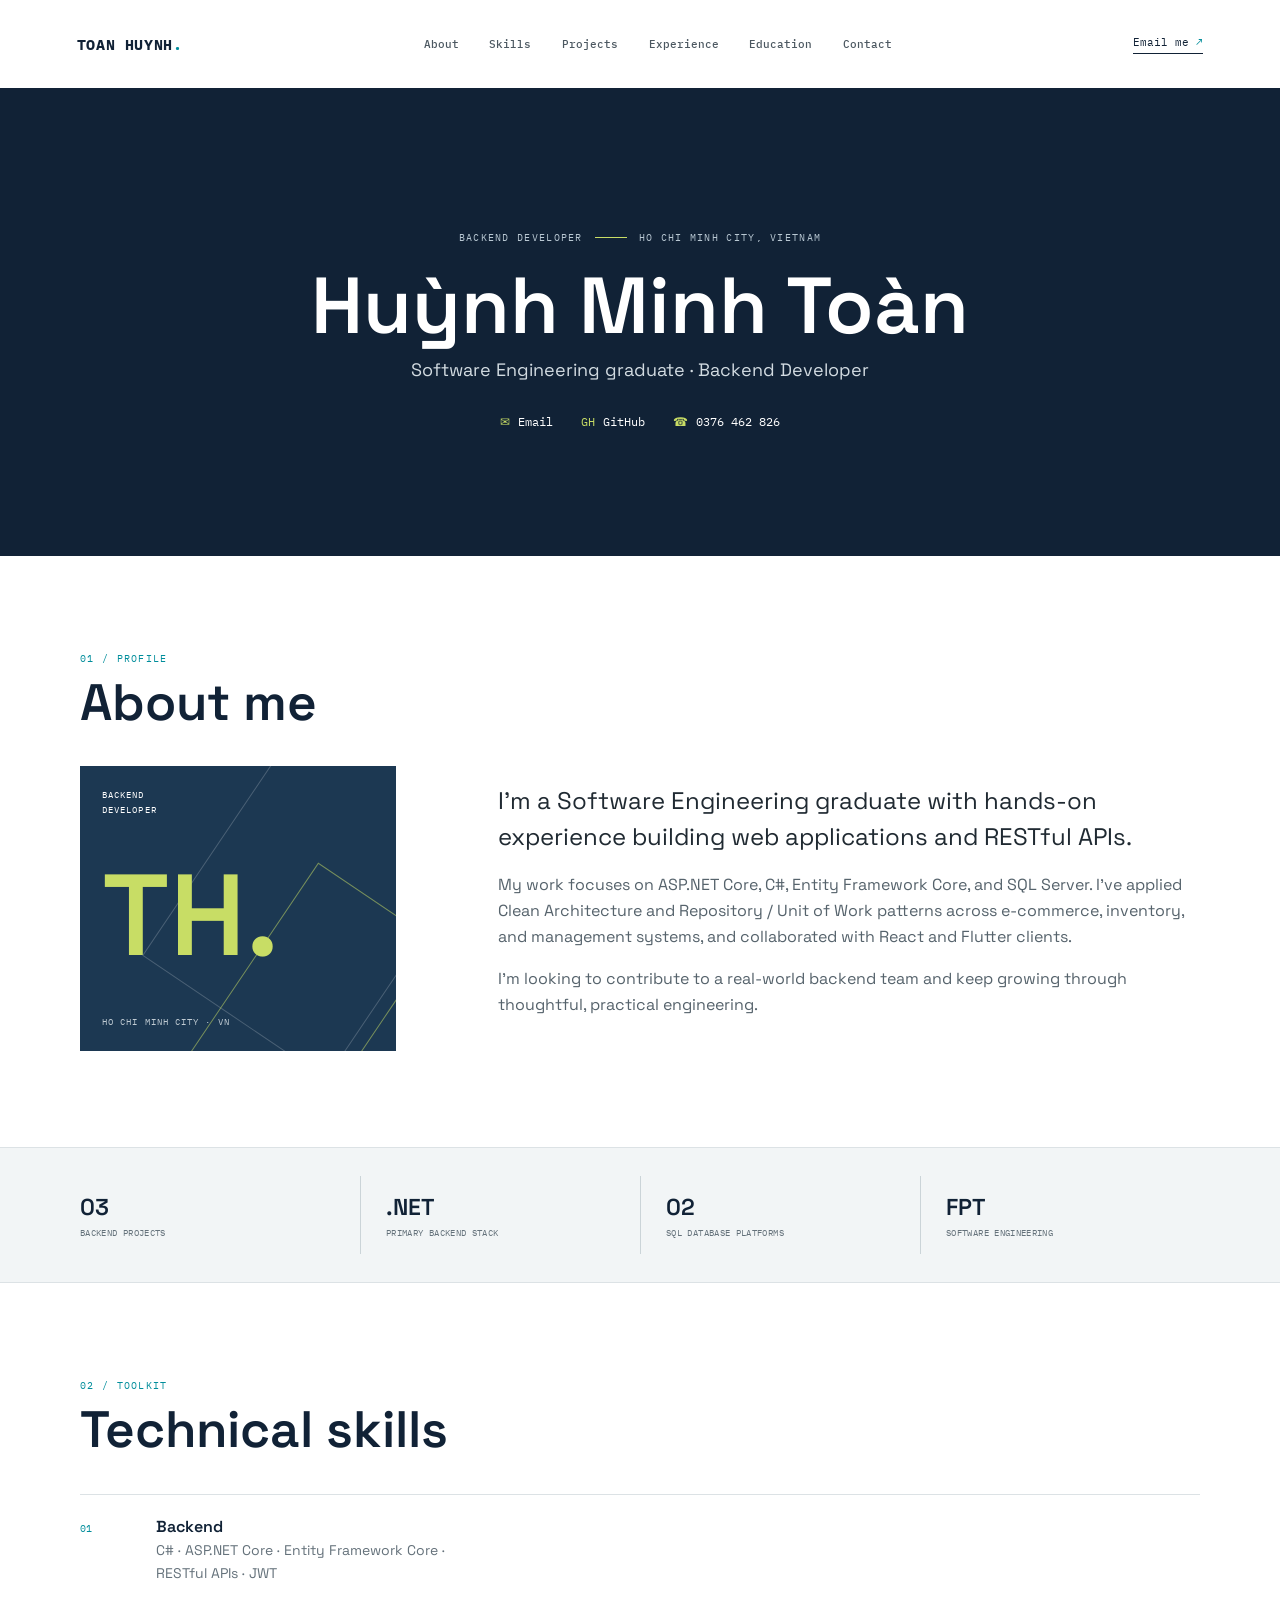
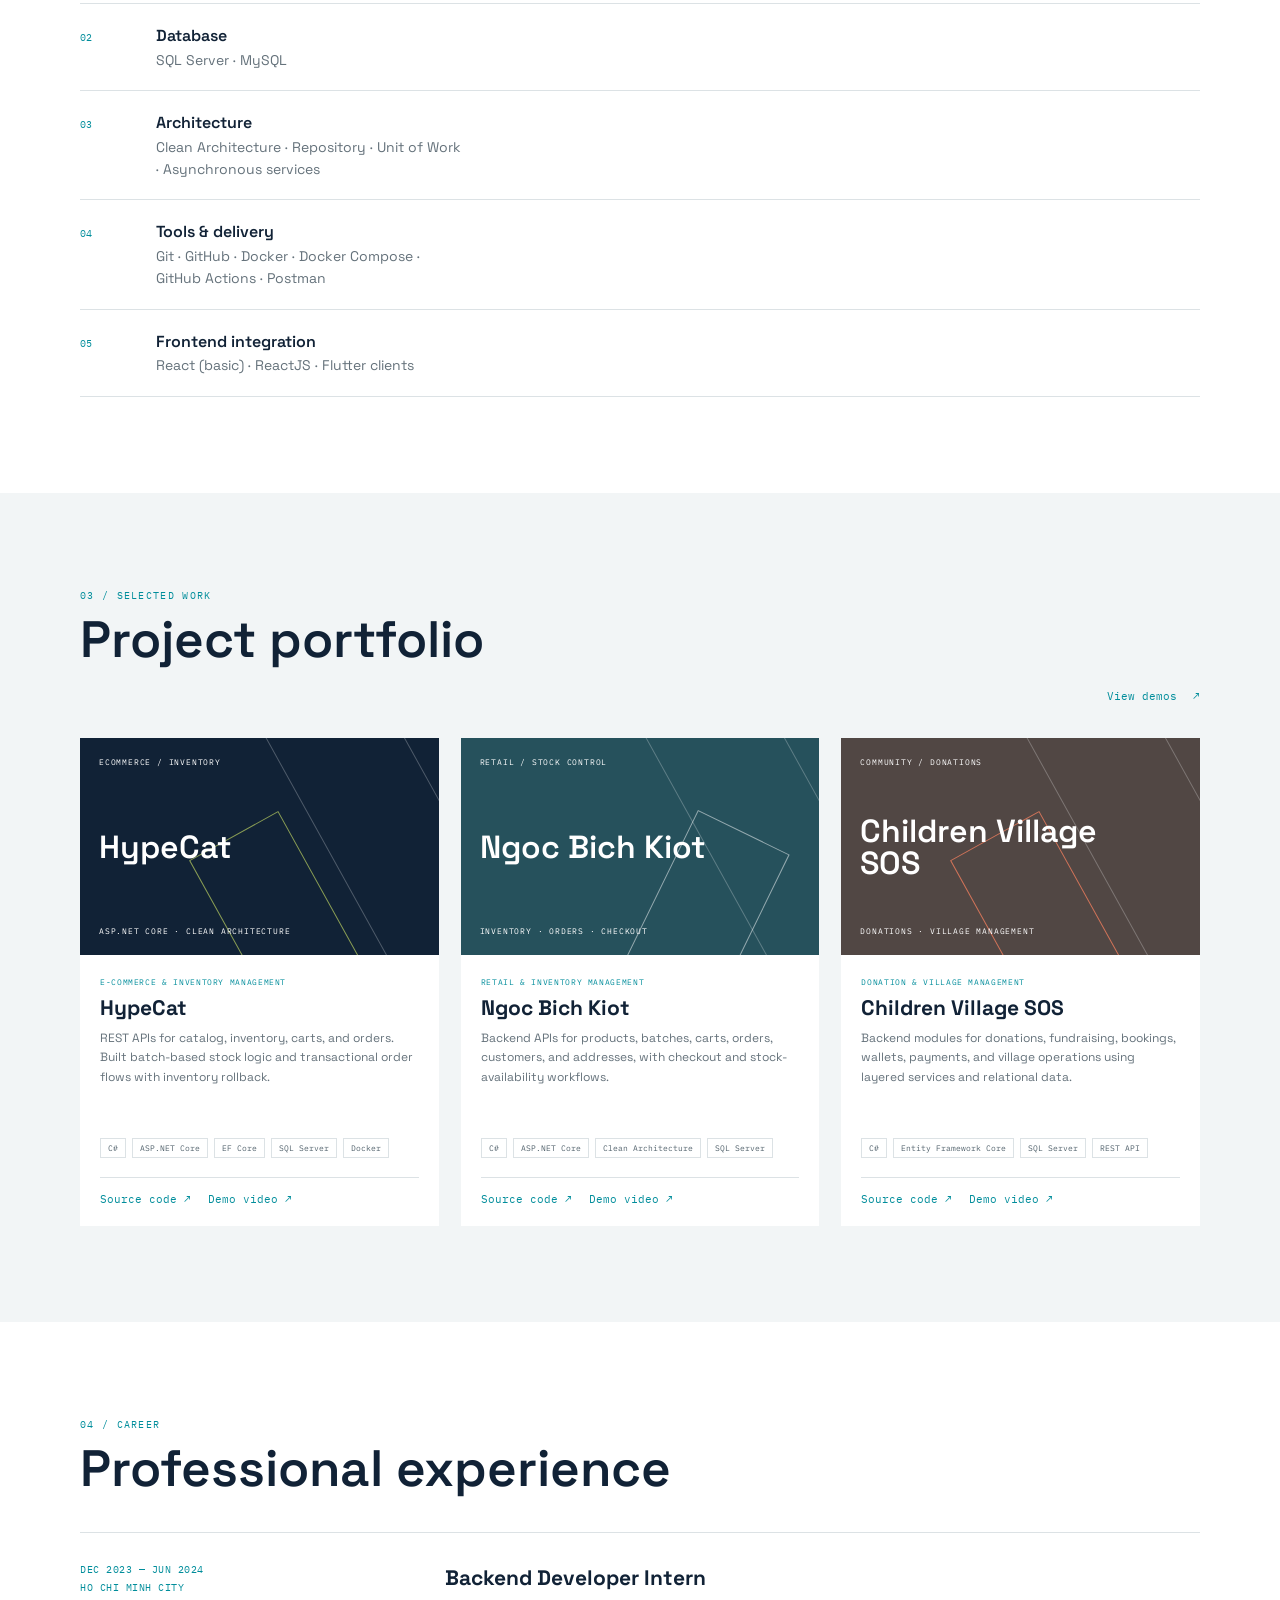
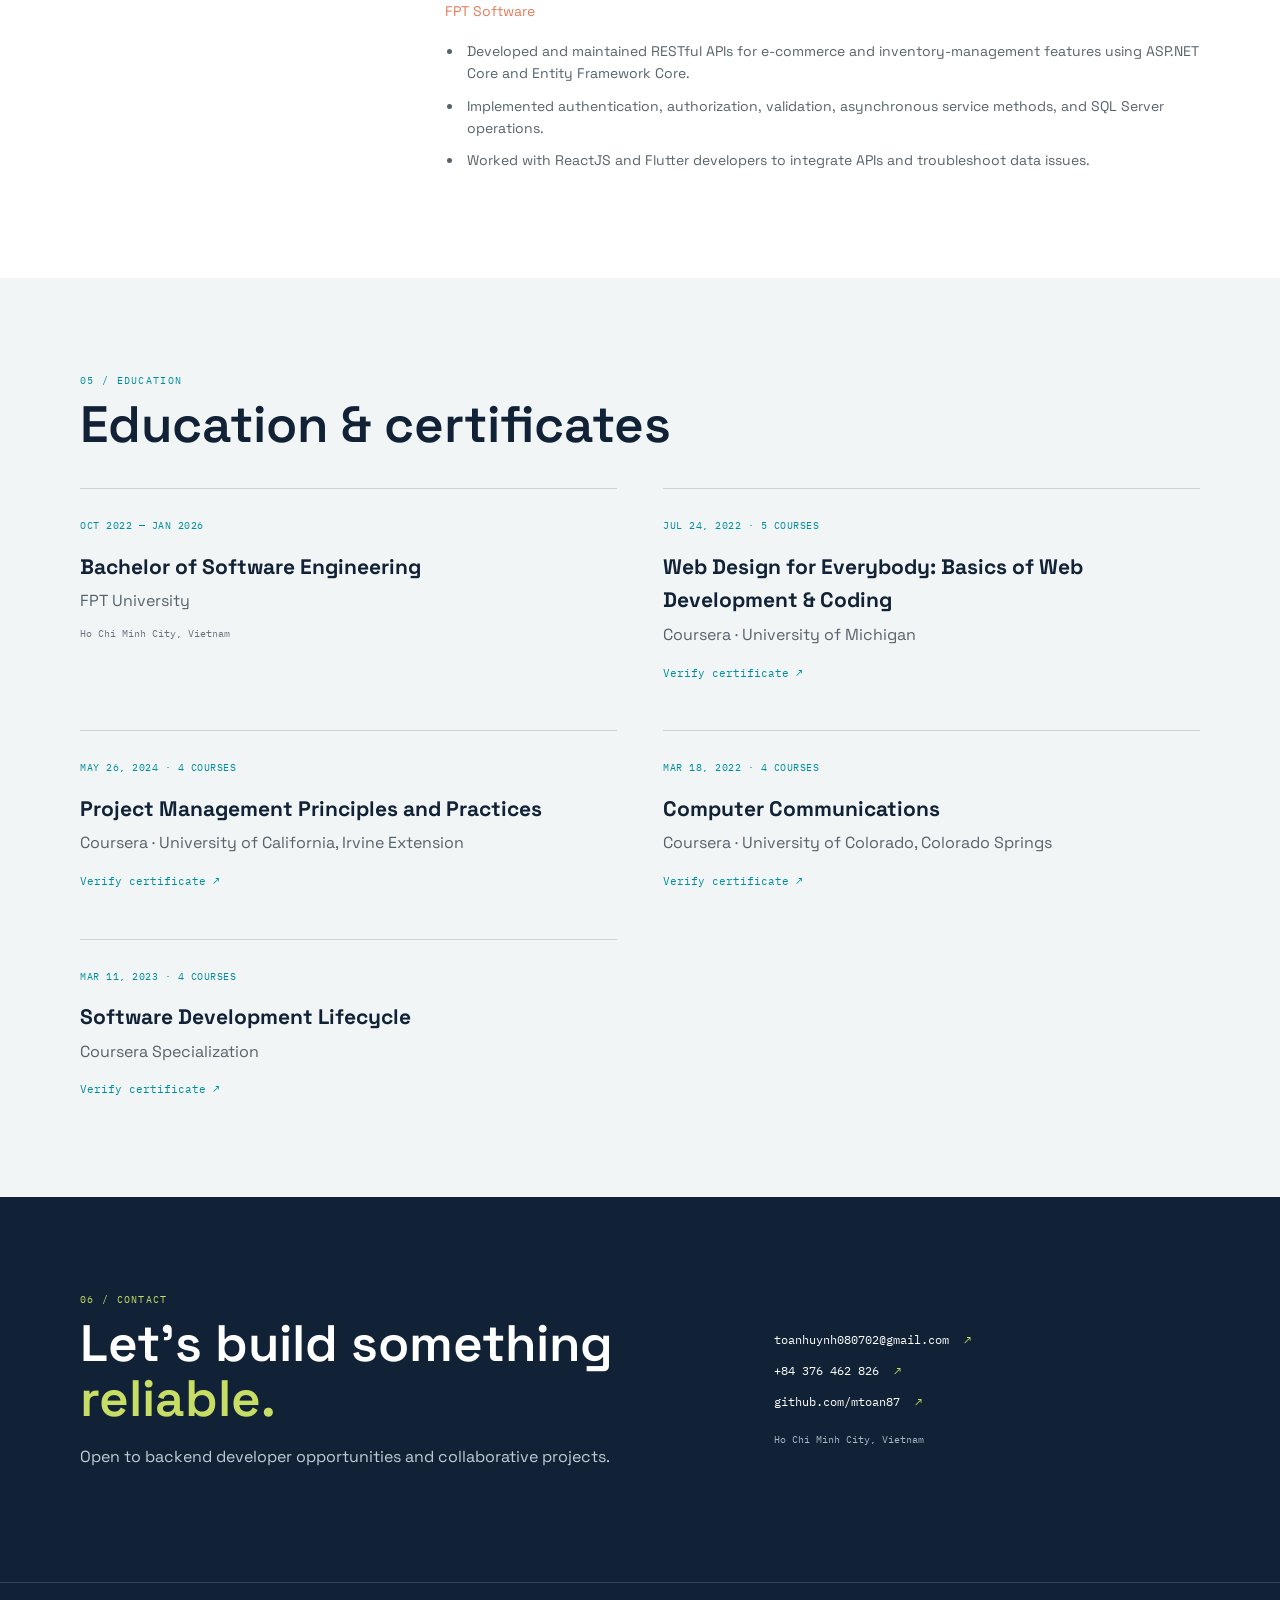
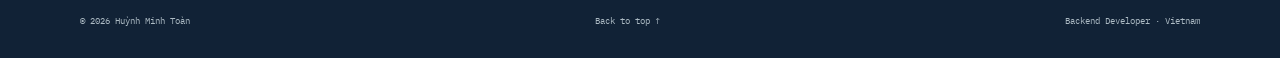
<file: index.html>
<!doctype html>
<html lang="en">
<head>
  <meta charset="UTF-8" />
  <meta name="viewport" content="width=device-width, initial-scale=1.0" />
  <meta name="description" content="Huỳnh Minh Toàn is a Backend Developer specializing in ASP.NET Core, REST APIs, and SQL-backed applications." />
  <title>Huỳnh Minh Toàn | Backend Developer</title>
  <link rel="preconnect" href="https://fonts.googleapis.com" />
  <link rel="preconnect" href="https://fonts.gstatic.com" crossorigin />
  <link href="https://fonts.googleapis.com/css2?family=IBM+Plex+Mono:wght@400;500;600&family=Space+Grotesk:wght@400;500;600;700&display=swap" rel="stylesheet" />
  <link rel="stylesheet" href="reference.css" />
</head>
<body>
  <div class="site-shell profile-site">
    <header class="topbar" id="top">
      <a class="brand" href="#top" aria-label="Huỳnh Minh Toàn, home">TOAN HUYNH<span class="brand-dot">.</span></a>
      <nav class="main-nav" aria-label="Main navigation">
        <a href="#about">About</a>
        <a href="#skills">Skills</a>
        <a href="#projects">Projects</a>
        <a href="#experience">Experience</a>
        <a href="#education">Education</a>
        <a href="#contact">Contact</a>
      </nav>
      <a class="nav-cta" href="mailto:toanhuynh080702@gmail.com">Email me <span aria-hidden="true">↗</span></a>
      <button class="menu-toggle" type="button" aria-label="Open navigation" aria-expanded="false">Menu</button>
    </header>

    <main>
      <section class="profile-hero" aria-labelledby="hero-title">
        <p class="hero-label">BACKEND DEVELOPER <span></span> HO CHI MINH CITY, VIETNAM</p>
        <h1 id="hero-title">Huỳnh Minh Toàn</h1>
        <p class="hero-role">Software Engineering graduate · Backend Developer</p>
        <div class="hero-links"><a href="mailto:toanhuynh080702@gmail.com" aria-label="Email Huỳnh Minh Toàn">✉ <span>Email</span></a><a href="https://github.com/mtoan87" target="_blank" rel="noreferrer" aria-label="GitHub profile">GH <span>GitHub</span></a><a href="tel:+84376462826" aria-label="Call Huỳnh Minh Toàn">☎ <span>0376 462 826</span></a></div>
      </section>

      <section class="about-section content-section" id="about" aria-labelledby="about-title">
        <div class="section-intro"><p class="section-kicker">01 / PROFILE</p><h2 id="about-title">About me</h2></div>
        <div class="about-layout">
          <div class="profile-stamp" aria-label="Backend developer profile mark"><span>BACKEND<br />DEVELOPER</span><strong>TH.</strong><small>HO CHI MINH CITY · VN</small></div>
          <div class="about-copy"><p class="lead">I'm a Software Engineering graduate with hands-on experience building web applications and RESTful APIs.</p><p>My work focuses on ASP.NET Core, C#, Entity Framework Core, and SQL Server. I've applied Clean Architecture and Repository / Unit of Work patterns across e-commerce, inventory, and management systems, and collaborated with React and Flutter clients.</p><p>I'm looking to contribute to a real-world backend team and keep growing through thoughtful, practical engineering.</p></div>
        </div>
      </section>

      <section class="profile-stats" aria-label="Professional overview">
        <div><strong>03</strong><span>Backend projects</span></div><div><strong>.NET</strong><span>Primary backend stack</span></div><div><strong>02</strong><span>SQL database platforms</span></div><div><strong>FPT</strong><span>Software Engineering</span></div>
      </section>

      <section class="content-section skills-section" id="skills" aria-labelledby="skills-title">
        <div class="section-intro"><p class="section-kicker">02 / TOOLKIT</p><h2 id="skills-title">Technical skills</h2></div>
        <div class="skill-groups">
          <article><span>01</span><div><h3>Backend</h3><p> C# · ASP.NET Core · Entity Framework Core · RESTful APIs · JWT</p></div></article>
          <article><span>02</span><div><h3>Database</h3><p>SQL Server · MySQL</p></div></article>
          <article><span>03</span><div><h3>Architecture</h3><p>Clean Architecture · Repository · Unit of Work · Asynchronous services</p></div></article>
          <article><span>04</span><div><h3>Tools & delivery</h3><p>Git · GitHub · Docker · Docker Compose · GitHub Actions · Postman</p></div></article>
          <article><span>05</span><div><h3>Frontend integration</h3><p>React (basic) · ReactJS · Flutter clients</p></div></article>
        </div>
      </section>

      <section class="content-section projects-section" id="projects" aria-labelledby="projects-title">
        <div class="section-heading"><div class="section-intro"><p class="section-kicker">03 / SELECTED WORK</p><h2 id="projects-title">Project portfolio</h2></div><a class="section-link" href="projects.html">View demos <span>↗</span></a></div>
        <div class="portfolio-grid">
          <article class="portfolio-card"><div class="project-art art-hypecat"><span>ECOMMERCE / INVENTORY</span><strong>HypeCat</strong><small>ASP.NET CORE · CLEAN ARCHITECTURE</small></div><div class="portfolio-copy"><p class="project-type">E-COMMERCE & INVENTORY MANAGEMENT</p><h3>HypeCat</h3><p>REST APIs for catalog, inventory, carts, and orders. Built batch-based stock logic and transactional order flows with inventory rollback.</p><div class="tag-list"><span>C#</span><span>ASP.NET Core</span><span>EF Core</span><span>SQL Server</span><span>Docker</span></div><div class="project-links"><a href="https://github.com/HypeCat-3ConMeo/hypecat-3conmeo_BE" target="_blank" rel="noreferrer">Source code ↗</a><a href="projects.html#hypecat">Demo video ↗</a></div></div></article>
          <article class="portfolio-card"><div class="project-art art-kiot"><span>RETAIL / STOCK CONTROL</span><strong>Ngoc Bich Kiot</strong><small>INVENTORY · ORDERS · CHECKOUT</small></div><div class="portfolio-copy"><p class="project-type">RETAIL & INVENTORY MANAGEMENT</p><h3>Ngoc Bich Kiot</h3><p>Backend APIs for products, batches, carts, orders, customers, and addresses, with checkout and stock-availability workflows.</p><div class="tag-list"><span>C#</span><span>ASP.NET Core</span><span>Clean Architecture</span><span>SQL Server</span></div><div class="project-links"><a href="https://github.com/Ngoc-Bich-Kiot/NgocBichBE" target="_blank" rel="noreferrer">Source code ↗</a><a href="projects.html#ngoc-bich-kiot">Demo video ↗</a></div></div></article>
          <article class="portfolio-card"><div class="project-art art-sos"><span>COMMUNITY / DONATIONS</span><strong>Children Village SOS</strong><small>DONATIONS · VILLAGE MANAGEMENT</small></div><div class="portfolio-copy"><p class="project-type">DONATION & VILLAGE MANAGEMENT</p><h3>Children Village SOS</h3><p>Backend modules for donations, fundraising, bookings, wallets, payments, and village operations using layered services and relational data.</p><div class="tag-list"><span>C#</span><span>Entity Framework Core</span><span>SQL Server</span><span>REST API</span></div><div class="project-links"><a href="https://github.com/mtoan87/childrenVillageSOS" target="_blank" rel="noreferrer">Source code ↗</a><a href="projects.html#children-village-sos">Demo video ↗</a></div></div></article>
        </div>
      </section>

      <section class="resume-section content-section" id="experience" aria-labelledby="experience-title">
        <div class="section-intro"><p class="section-kicker">04 / CAREER</p><h2 id="experience-title">Professional experience</h2></div>
        <article class="resume-entry"><div class="resume-date">DEC 2023 — JUN 2024<br />HO CHI MINH CITY</div><div><h3>Backend Developer Intern</h3><p class="resume-org">FPT Software</p><ul><li>Developed and maintained RESTful APIs for e-commerce and inventory-management features using ASP.NET Core and Entity Framework Core.</li><li>Implemented authentication, authorization, validation, asynchronous service methods, and SQL Server operations.</li><li>Worked with ReactJS and Flutter developers to integrate APIs and troubleshoot data issues.</li></ul></div></article>
      </section>

      <section class="education-section content-section" id="education" aria-labelledby="education-title">
        <div class="section-intro"><p class="section-kicker">05 / EDUCATION</p><h2 id="education-title">Education & certificates</h2></div>
        <div class="education-grid">
          <article class="education-entry"><span>OCT 2022 — JAN 2026</span><h3>Bachelor of Software Engineering</h3><p>FPT University</p><small>Ho Chi Minh City, Vietnam</small></article>
          <article class="education-entry certificate-entry"><span>JUL 24, 2022 · 5 COURSES</span><h3>Web Design for Everybody: Basics of Web Development & Coding</h3><p>Coursera · University of Michigan</p><a href="https://coursera.org/verify/specialization/CW2X2RX3QQW2" target="_blank" rel="noreferrer">Verify certificate ↗</a></article>
          <article class="education-entry certificate-entry"><span>MAY 26, 2024 · 4 COURSES</span><h3>Project Management Principles and Practices</h3><p>Coursera · University of California, Irvine Extension</p><a href="https://coursera.org/verify/specialization/YXLMS55HJ7SA" target="_blank" rel="noreferrer">Verify certificate ↗</a></article>
          <article class="education-entry certificate-entry"><span>MAR 18, 2022 · 4 COURSES</span><h3>Computer Communications</h3><p>Coursera · University of Colorado, Colorado Springs</p><a href="https://coursera.org/verify/specialization/TPYZSKUFEG72" target="_blank" rel="noreferrer">Verify certificate ↗</a></article>
          <article class="education-entry certificate-entry"><span>MAR 11, 2023 · 4 COURSES</span><h3>Software Development Lifecycle</h3><p>Coursera Specialization</p><a href="https://coursera.org/verify/specialization/HY44RH88A2D6" target="_blank" rel="noreferrer">Verify certificate ↗</a></article>
        </div>
      </section>

      <section class="contact-section content-section" id="contact" aria-labelledby="contact-title">
        <div><p class="section-kicker">06 / CONTACT</p><h2 id="contact-title">Let's build something<br /><em>reliable.</em></h2><p>Open to backend developer opportunities and collaborative projects.</p></div>
        <div class="contact-details"><a href="mailto:toanhuynh080702@gmail.com">toanhuynh080702@gmail.com <span>↗</span></a><a href="tel:+84376462826">+84 376 462 826 <span>↗</span></a><a href="https://github.com/mtoan87" target="_blank" rel="noreferrer">github.com/mtoan87 <span>↗</span></a><p>Ho Chi Minh City, Vietnam</p></div>
      </section>
    </main>

    <footer class="footer"><span>© 2026 Huỳnh Minh Toàn</span><a href="#top">Back to top ↑</a><span>Backend Developer · Vietnam</span></footer>
  </div>
  <script src="script.js"></script>
</body>
</html>
</file>
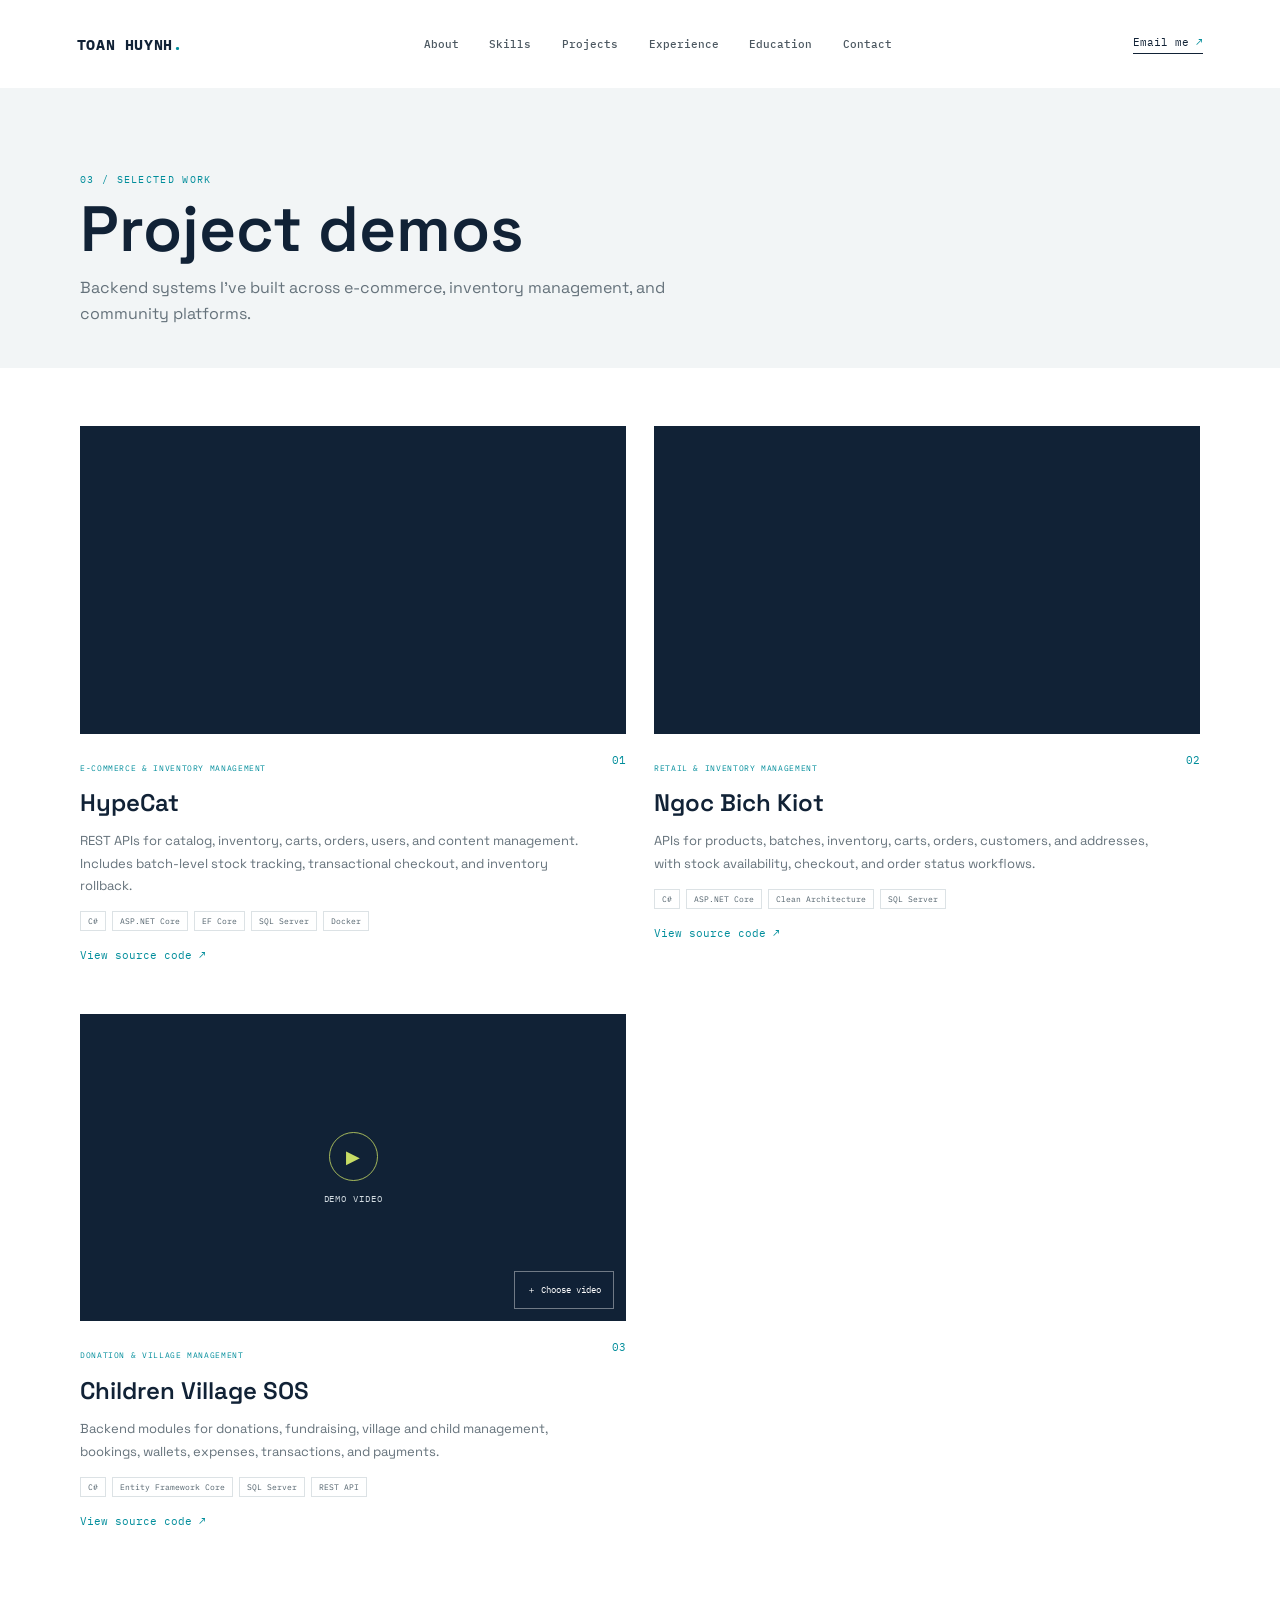
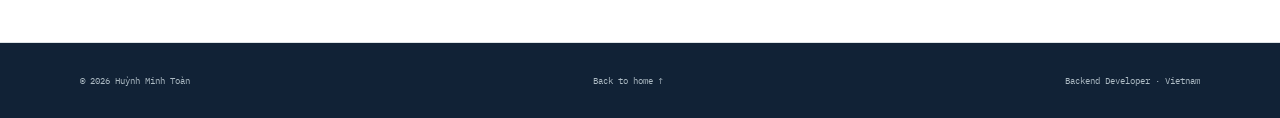
<file: projects.html>
<!doctype html>
<html lang="en">
<head>
  <meta charset="UTF-8" />
  <meta name="viewport" content="width=device-width, initial-scale=1.0" />
  <meta name="description" content="Pet projects and video demos by Huỳnh Minh Toàn, Junior Backend Developer." />
  <title>Projects | Huỳnh Minh Toàn</title>
  <link rel="preconnect" href="https://fonts.googleapis.com" />
  <link rel="preconnect" href="https://fonts.gstatic.com" crossorigin />
  <link href="https://fonts.googleapis.com/css2?family=IBM+Plex+Mono:wght@400;500;600&family=Space+Grotesk:wght@400;500;600;700&display=swap" rel="stylesheet" />
  <link rel="stylesheet" href="reference.css" />
</head>
<body>
  <div class="site-shell profile-site">
    <header class="topbar" id="top">
      <a class="brand" href="index.html" aria-label="Huỳnh Minh Toàn, home">TOAN HUYNH<span class="brand-dot">.</span></a>
      <nav class="main-nav" aria-label="Main navigation">
        <a href="index.html#about">About</a>
        <a href="index.html#skills">Skills</a>
        <a href="index.html#projects">Projects</a>
        <a href="index.html#experience">Experience</a>
        <a href="index.html#education">Education</a>
        <a href="index.html#contact">Contact</a>
      </nav>
      <a class="nav-cta" href="mailto:toanhuynh080702@gmail.com">Email me <span aria-hidden="true">↗</span></a>
      <button class="menu-toggle" type="button" aria-label="Open navigation" aria-expanded="false">Menu</button>
    </header>

    <main class="projects-main">
      <section class="projects-intro content-section" aria-labelledby="projects-title">
        <p class="section-kicker">03 / SELECTED WORK</p>
        <h1 id="projects-title">Project demos</h1>
        <p>Backend systems I've built across e-commerce, inventory management, and community platforms.</p>
      </section>

      <section class="projects-grid content-section" aria-label="Project demos">
        <article class="demo-card" id="hypecat">
          <div class="video-frame">
            <iframe src="https://www.youtube-nocookie.com/embed/yG81HQmblsE" title="HypeCat project demo video" loading="lazy" referrerpolicy="strict-origin-when-cross-origin" allow="accelerometer; autoplay; clipboard-write; encrypted-media; gyroscope; picture-in-picture; web-share" allowfullscreen></iframe>
          </div>
          <div class="demo-meta"><div><span class="project-type">E-COMMERCE & INVENTORY MANAGEMENT</span><h2>HypeCat</h2><p>REST APIs for catalog, inventory, carts, orders, users, and content management. Includes batch-level stock tracking, transactional checkout, and inventory rollback.</p><div class="demo-tags"><span>C#</span><span>ASP.NET Core</span><span>EF Core</span><span>SQL Server</span><span>Docker</span></div><a class="repo-link" href="https://github.com/HypeCat-3ConMeo/hypecat-3conmeo_BE" target="_blank" rel="noreferrer">View source code ↗</a></div><span class="demo-index">01</span></div>
        </article>
        <article class="demo-card" id="ngoc-bich-kiot">
          <div class="video-frame">
            <iframe src="https://www.youtube-nocookie.com/embed/IaTczshSAqE" title="Ngoc Bich Kiot project demo video" loading="lazy" referrerpolicy="strict-origin-when-cross-origin" allow="accelerometer; autoplay; clipboard-write; encrypted-media; gyroscope; picture-in-picture; web-share" allowfullscreen></iframe>
          </div>
          <div class="demo-meta"><div><span class="project-type">RETAIL & INVENTORY MANAGEMENT</span><h2>Ngoc Bich Kiot</h2><p>APIs for products, batches, inventory, carts, orders, customers, and addresses, with stock availability, checkout, and order status workflows.</p><div class="demo-tags"><span>C#</span><span>ASP.NET Core</span><span>Clean Architecture</span><span>SQL Server</span></div><a class="repo-link" href="https://github.com/Ngoc-Bich-Kiot/NgocBichBE" target="_blank" rel="noreferrer">View source code ↗</a></div><span class="demo-index">02</span></div>
        </article>
        <article class="demo-card" id="children-village-sos">
          <div class="video-frame">
            <video controls playsinline preload="metadata" aria-label="Children Village SOS project demo video"></video>
            <div class="video-empty"><strong>▶</strong><span>DEMO VIDEO</span></div>
            <label class="video-upload">＋ Choose video<input type="file" accept="video/*" aria-label="Choose a demo video for Children Village SOS" /></label>
          </div>
          <div class="demo-meta"><div><span class="project-type">DONATION & VILLAGE MANAGEMENT</span><h2>Children Village SOS</h2><p>Backend modules for donations, fundraising, village and child management, bookings, wallets, expenses, transactions, and payments.</p><div class="demo-tags"><span>C#</span><span>Entity Framework Core</span><span>SQL Server</span><span>REST API</span></div><a class="repo-link" href="https://github.com/mtoan87/childrenVillageSOS" target="_blank" rel="noreferrer">View source code ↗</a></div><span class="demo-index">03</span></div>
        </article>
      </section>
    </main>

    <footer class="footer"><span>© 2026 Huỳnh Minh Toàn</span><a href="index.html">Back to home ↑</a><span>Backend Developer · Vietnam</span></footer>
  </div>
  <script src="script.js"></script>
</body>
</html>
</file>
<file: reference.css>
:root {
  color-scheme: light;
  --navy: #112236;
  --navy-soft: #1c3852;
  --ink: #202a32;
  --muted: #65727b;
  --paper: #ffffff;
  --canvas: #f2f5f6;
  --line: #dce2e5;
  --teal: #008d9b;
  --lime: #c8dd65;
  --coral: #e57b5c;
  --mono: "IBM Plex Mono", monospace;
  --display: "Space Grotesk", sans-serif;
}

* { box-sizing: border-box; }
html { scroll-behavior: smooth; scroll-padding-top: 88px; }
body { margin: 0; color: var(--ink); background: var(--paper); font: 16px/1.6 var(--display); }
a { color: inherit; text-decoration: none; }
button, input { font: inherit; }
.site-shell.profile-site { width: 100%; max-width: none; margin: 0; overflow: clip; background: var(--paper); }
.profile-site .topbar { position: relative; inset: auto; z-index: 5; width: 100%; min-height: 88px; padding: 0 max(6vw, calc((100% - 1200px) / 2)); display: flex; align-items: center; justify-content: space-between; gap: 25px; border: 0; background: var(--paper); }
.profile-site .brand { color: var(--navy); font: 700 15px var(--mono); letter-spacing: .04em; white-space: nowrap; }
.brand-dot { color: var(--teal); }
.profile-site .main-nav { display: flex; align-items: center; justify-content: center; gap: clamp(15px, 2.4vw, 34px); margin: 0 auto; }
.profile-site .main-nav a { color: #4c5861; font: 500 11px var(--mono); transition: color .2s ease; }
.profile-site .main-nav a:hover, .profile-site .main-nav a[aria-current="page"] { color: var(--teal); }
.profile-site .nav-cta { padding-bottom: 4px; border-bottom: 1px solid var(--navy); color: var(--navy); font: 11px var(--mono); white-space: nowrap; }
.profile-site .nav-cta span { color: var(--teal); }
.profile-site .menu-toggle { display: none; color: var(--navy); border: 1px solid var(--line); background: var(--paper); padding: 8px 12px; font: 11px var(--mono); cursor: pointer; }
.profile-hero { min-height: 468px; padding: 94px 24px 78px; display: flex; flex-direction: column; align-items: center; justify-content: center; text-align: center; color: var(--paper); background: var(--navy); }
.hero-label, .section-kicker, .project-type { margin: 0; color: var(--teal); font: 10px var(--mono); letter-spacing: .13em; text-transform: uppercase; }
.hero-label { display: flex; align-items: center; gap: 12px; color: #b9c8d3; }
.hero-label span { width: 32px; height: 1px; background: var(--lime); }
.profile-hero h1 { margin: 19px 0 8px; font: 600 clamp(2.6rem, 6.2vw, 5.1rem)/1.08 var(--display); letter-spacing: 0; }
.hero-role { margin: 0; color: #d2dbe1; font-size: 18px; }
.hero-links { display: flex; flex-wrap: wrap; justify-content: center; gap: 28px; margin-top: 29px; }
.hero-links a { display: inline-flex; align-items: center; gap: 8px; color: var(--lime); font: 12px var(--mono); }
.hero-links a span { color: var(--paper); }
.content-section { padding: 96px max(6vw, calc((100% - 1120px) / 2)); }
.section-intro { margin-bottom: 35px; }
.section-kicker { margin-bottom: 10px; }
.section-intro h2, .section-heading h2 { margin: 0; color: var(--navy); font-size: clamp(2rem, 4vw, 3.25rem); line-height: 1.1; font-weight: 600; letter-spacing: 0; }
.about-layout { display: grid; grid-template-columns: minmax(220px, .72fr) 1.6fr; gap: clamp(38px, 8vw, 110px); align-items: center; }
.profile-stamp { position: relative; min-height: 285px; padding: 22px; display: flex; flex-direction: column; justify-content: space-between; overflow: hidden; color: var(--paper); background: var(--navy-soft); isolation: isolate; }
.profile-stamp::before, .profile-stamp::after { position: absolute; z-index: -1; content: ""; border: 1px solid rgba(255,255,255,.2); transform: rotate(34deg); }
.profile-stamp::before { top: -52px; right: -42px; width: 220px; height: 330px; }
.profile-stamp::after { right: 24px; bottom: -100px; width: 140px; height: 270px; border-color: rgba(200,221,101,.52); }
.profile-stamp > span, .profile-stamp small { font: 9px/1.6 var(--mono); letter-spacing: .12em; }
.profile-stamp strong { color: var(--lime); font: 600 clamp(5rem, 9vw, 8.3rem)/1 var(--display); letter-spacing: 0; }
.profile-stamp small { color: #c0cbd3; }
.about-copy p { max-width: 700px; margin: 0 0 17px; color: #56636c; }
.about-copy .lead { color: var(--ink); font-size: clamp(1.15rem, 2.2vw, 1.5rem); line-height: 1.5; }
.profile-stats { display: grid; grid-template-columns: repeat(4, 1fr); padding: 28px max(6vw, calc((100% - 1120px) / 2)); border-top: 1px solid var(--line); border-bottom: 1px solid var(--line); background: var(--canvas); }
.profile-stats > div { min-height: 78px; display: grid; align-content: center; gap: 5px; padding-left: 25px; border-left: 1px solid #cbd4d8; }
.profile-stats > div:first-child { padding-left: 0; border-left: 0; }
.profile-stats strong { color: var(--navy); font: 600 23px var(--display); }
.profile-stats span { color: var(--muted); font: 9px var(--mono); text-transform: uppercase; letter-spacing: .04em; }
.skills-section { background: var(--paper); }
.skill-groups { border-top: 1px solid var(--line); }
.skill-groups article { display: grid; grid-template-columns: 58px minmax(150px, .6fr) 1.4fr; gap: 18px; align-items: baseline; padding: 19px 0; border-bottom: 1px solid var(--line); }
.skill-groups article > span { color: var(--teal); font: 10px var(--mono); }
.skill-groups h3 { margin: 0; color: var(--navy); font-size: 16px; font-weight: 600; }
.skill-groups p { margin: 0; color: var(--muted); font-size: 14px; }
.projects-section { background: var(--canvas); }
.section-heading { display: flex; align-items: end; justify-content: space-between; gap: 25px; margin-bottom: 35px; }
.section-link, .project-links a, .repo-link, .education-entry a { color: var(--teal); font: 11px var(--mono); }
.section-link span { padding-left: 9px; }
.portfolio-grid { display: grid; grid-template-columns: repeat(3, minmax(0, 1fr)); gap: 22px; align-items: stretch; }
.portfolio-card { min-width: 0; background: var(--paper); }
.project-art { position: relative; min-height: 190px; aspect-ratio: 1.65; padding: 19px; display: flex; flex-direction: column; align-items: flex-start; justify-content: space-between; overflow: hidden; color: var(--paper); background: var(--navy); isolation: isolate; }
.project-art::before, .project-art::after { position: absolute; z-index: -1; content: ""; border: 1px solid rgba(255,255,255,.25); transform: rotate(-29deg); }
.project-art::before { top: -90px; right: -5px; width: 120px; height: 350px; }
.project-art::after { right: 24%; bottom: -145px; width: 100px; height: 280px; border-color: rgba(200,221,101,.65); }
.art-kiot { background: #26515c; }.art-kiot::after { border-color: rgba(255,255,255,.5); transform: rotate(26deg); }.art-sos { background: #514744; }.art-sos::after { border-color: rgba(229,123,92,.85); }
.project-art span, .project-art small { font: 8px var(--mono); letter-spacing: .1em; }
.project-art strong { max-width: 95%; font: 600 clamp(1.45rem, 2.5vw, 2.25rem)/1 var(--display); }
.portfolio-copy { padding: 22px 20px 20px; }
.project-type { color: var(--teal); font-size: 8px; letter-spacing: .08em; }
.portfolio-copy h3 { margin: 8px 0; color: var(--navy); font-size: 21px; line-height: 1.2; }
.portfolio-copy > p:not(.project-type) { min-height: 95px; margin: 0; color: var(--muted); font-size: 12px; line-height: 1.65; }
.tag-list, .demo-tags { display: flex; flex-wrap: wrap; gap: 6px; margin-top: 14px; }
.tag-list span, .demo-tags span { padding: 4px 7px; border: 1px solid var(--line); color: #53636d; font: 8px var(--mono); }
.project-links { display: flex; flex-wrap: wrap; gap: 17px; margin-top: 19px; padding-top: 14px; border-top: 1px solid var(--line); }
.resume-section { background: var(--paper); }
.resume-entry { display: grid; grid-template-columns: .6fr 1.4fr; gap: 42px; padding-top: 28px; border-top: 1px solid var(--line); }
.resume-date, .education-entry > span { color: var(--teal); font: 10px/1.8 var(--mono); letter-spacing: .05em; }
.resume-entry h3, .education-entry h3 { margin: 0 0 5px; color: var(--navy); font-size: 21px; }
.resume-org { margin: 0 0 18px; color: var(--coral); font-size: 14px; }
.resume-entry ul { margin: 0; padding-left: 18px; color: #56636c; }
.resume-entry li { padding: 0 0 10px 4px; font-size: 14px; }
.education-section { background: var(--canvas); }
.education-grid { display: grid; grid-template-columns: 1fr 1fr; gap: 46px; }
.education-entry { padding-top: 22px; border-top: 1px solid #cbd4d8; }
.education-entry h3 { margin-top: 13px; }
.education-entry p { margin: 0 0 5px; color: #56636c; }
.education-entry small { color: var(--muted); font: 10px var(--mono); }
.education-entry a { display: inline-block; margin-top: 13px; }
.contact-section { display: grid; grid-template-columns: 1.2fr .8fr; gap: 55px; background: var(--navy); color: var(--paper); }
.contact-section .section-kicker { color: var(--lime); }
.contact-section h2 { margin: 0 0 18px; color: var(--paper); font-size: clamp(2.2rem, 4vw, 3.8rem); line-height: 1.08; font-weight: 600; }
.contact-section h2 em { color: var(--lime); font-style: normal; }
.contact-section > div:first-child > p:last-child { color: #c2cdd4; }
.contact-details { display: flex; flex-direction: column; justify-content: center; align-items: flex-start; gap: 16px; }
.contact-details a { color: var(--paper); font: 12px var(--mono); overflow-wrap: anywhere; }
.contact-details a span { padding-left: 8px; color: var(--lime); }
.contact-details p { margin: 8px 0 0; color: #a8b8c2; font: 10px var(--mono); }
.profile-site .footer { min-height: 76px; display: flex; align-items: center; justify-content: space-between; gap: 18px; padding: 20px max(6vw, calc((100% - 1120px) / 2)); border-top: 1px solid rgba(255,255,255,.15); background: var(--navy); color: #adbbc4; font: 9px var(--mono); }
.profile-site .footer a:hover { color: var(--lime); }
.projects-main { padding: 0; background: var(--paper); }
.projects-intro { padding-top: 85px; padding-bottom: 42px; background: var(--canvas); }
.projects-intro h1 { margin: 8px 0 12px; color: var(--navy); font-size: clamp(2.7rem, 5vw, 4.5rem); line-height: 1.05; font-weight: 600; }
.projects-intro > p:last-child { max-width: 620px; margin: 0; color: var(--muted); }
.projects-grid { display: grid; grid-template-columns: repeat(2, minmax(0, 1fr)); gap: 48px 28px; padding-top: 58px; padding-bottom: 110px; }
.demo-card { min-width: 0; scroll-margin-top: 30px; }
.video-frame { position: relative; width: 100%; aspect-ratio: 16 / 9; overflow: hidden; background: var(--navy); }
.video-frame video { display: none; width: 100%; height: 100%; object-fit: contain; background: #0c1722; }
.video-frame iframe { display: block; width: 100%; height: 100%; border: 0; }
.video-frame.has-video video { display: block; }
.video-empty { position: absolute; inset: 0; display: grid; place-content: center; justify-items: center; gap: 12px; color: #d3dce2; font: 9px var(--mono); letter-spacing: .1em; }
.video-empty strong { display: grid; place-items: center; width: 49px; aspect-ratio: 1; border: 1px solid rgba(200,221,101,.8); border-radius: 50%; color: var(--lime); font-size: 18px; font-weight: 400; }
.video-frame.has-video .video-empty { display: none; }
.video-upload { position: absolute; right: 12px; bottom: 12px; display: inline-flex; align-items: center; min-height: 38px; padding: 0 12px; border: 1px solid rgba(255,255,255,.4); background: rgba(17,34,54,.88); color: var(--paper); cursor: pointer; font: 9px var(--mono); }
.video-upload:hover { border-color: var(--lime); color: var(--lime); }
.video-upload input { position: absolute; width: 1px; height: 1px; opacity: 0; pointer-events: none; }
.demo-meta { display: flex; justify-content: space-between; gap: 16px; padding-top: 19px; }
.demo-meta > div { min-width: 0; }
.demo-meta h2 { margin: 6px 0 8px; color: var(--navy); font-size: 24px; font-weight: 600; }
.demo-meta p { max-width: 610px; margin: 0; color: var(--muted); font-size: 13px; line-height: 1.7; }
.demo-index { flex: 0 0 auto; color: var(--teal); font: 11px var(--mono); }
.repo-link { display: inline-block; margin-top: 17px; }
.profile-site .projects-main + .footer { border-color: var(--line); background: var(--navy); }
@media (max-width: 1000px) {
  .profile-site .topbar { padding-right: 5%; padding-left: 5%; }
  .profile-site .main-nav { gap: 16px; }
  .profile-site .main-nav a { font-size: 10px; }
  .portfolio-grid { grid-template-columns: repeat(2, minmax(0, 1fr)); }
  .portfolio-copy > p:not(.project-type) { min-height: 75px; }
}
@media (max-width: 760px) {
  .profile-site .topbar { min-height: 76px; padding: 0 6%; }
  .profile-site .main-nav { display: none; position: absolute; top: 76px; right: 0; left: 0; margin: 0; padding: 20px 6%; align-items: stretch; gap: 0; background: var(--paper); border-top: 1px solid var(--line); border-bottom: 1px solid var(--line); }
  .profile-site .main-nav.is-open { display: flex; flex-direction: column; }
  .profile-site .main-nav a { padding: 11px 0; border-bottom: 1px solid var(--line); font-size: 11px; }
  .profile-site .main-nav a:last-child { border-bottom: 0; }
  .profile-site .nav-cta { display: none; }
  .profile-site .menu-toggle { display: block; }
  .profile-hero { min-height: 420px; padding: 78px 8% 66px; }
  .hero-role { font-size: 16px; }
  .content-section { padding: 74px 7%; }
  .about-layout { grid-template-columns: minmax(130px, .65fr) 1.35fr; gap: 28px; }
  .profile-stamp { min-height: 235px; padding: 16px; }
  .profile-stamp strong { font-size: clamp(4.5rem, 12vw, 6.5rem); }
  .profile-stats { padding: 20px 7%; grid-template-columns: repeat(2, 1fr); gap: 12px 0; }
  .profile-stats > div:nth-child(3) { padding-left: 0; border-left: 0; }
  .skill-groups article { grid-template-columns: 36px 1fr; gap: 10px; }
  .skill-groups article > div { grid-column: 2; }
  .skill-groups h3 { margin-bottom: 4px; }
  .portfolio-grid { gap: 18px; }
  .project-art { min-height: 155px; }
  .resume-entry { gap: 22px; }
  .contact-section { grid-template-columns: 1fr; gap: 24px; }
  .contact-details { gap: 14px; }
  .projects-intro { padding-top: 70px; }
  .projects-grid { padding-top: 36px; }
}
@media (max-width: 560px) {
  .profile-hero { min-height: 400px; }
  .hero-label { flex-wrap: wrap; justify-content: center; font-size: 8px; }
  .profile-hero h1 { font-size: clamp(2.5rem, 11vw, 3.8rem); }
  .hero-role { max-width: 300px; font-size: 14px; }
  .hero-links { gap: 18px; }
  .hero-links a { font-size: 10px; }
  .content-section { padding: 64px 6%; }
  .about-layout { grid-template-columns: 1fr; }
  .profile-stamp { min-height: 200px; }
  .profile-stamp strong { font-size: 6rem; }
  .profile-stats { padding-right: 6%; padding-left: 6%; }
  .profile-stats > div { padding-left: 14px; }
  .profile-stats strong { font-size: 20px; }
  .profile-stats span { max-width: 135px; font-size: 8px; }
  .section-heading { align-items: flex-start; flex-direction: column; }
  .portfolio-grid, .education-grid, .projects-grid { grid-template-columns: 1fr; }
  .project-art { min-height: 190px; }
  .portfolio-copy > p:not(.project-type) { min-height: 0; }
  .resume-entry { grid-template-columns: 1fr; gap: 14px; }
  .resume-entry h3 { font-size: 19px; }
  .profile-site .footer { align-items: flex-start; flex-direction: column; gap: 8px; }
  .projects-grid { gap: 38px; }
}
@media (prefers-reduced-motion: reduce) { *, *::before, *::after { scroll-behavior: auto !important; transition-duration: .01ms !important; animation-duration: .01ms !important; animation-iteration-count: 1 !important; } }
</file>
